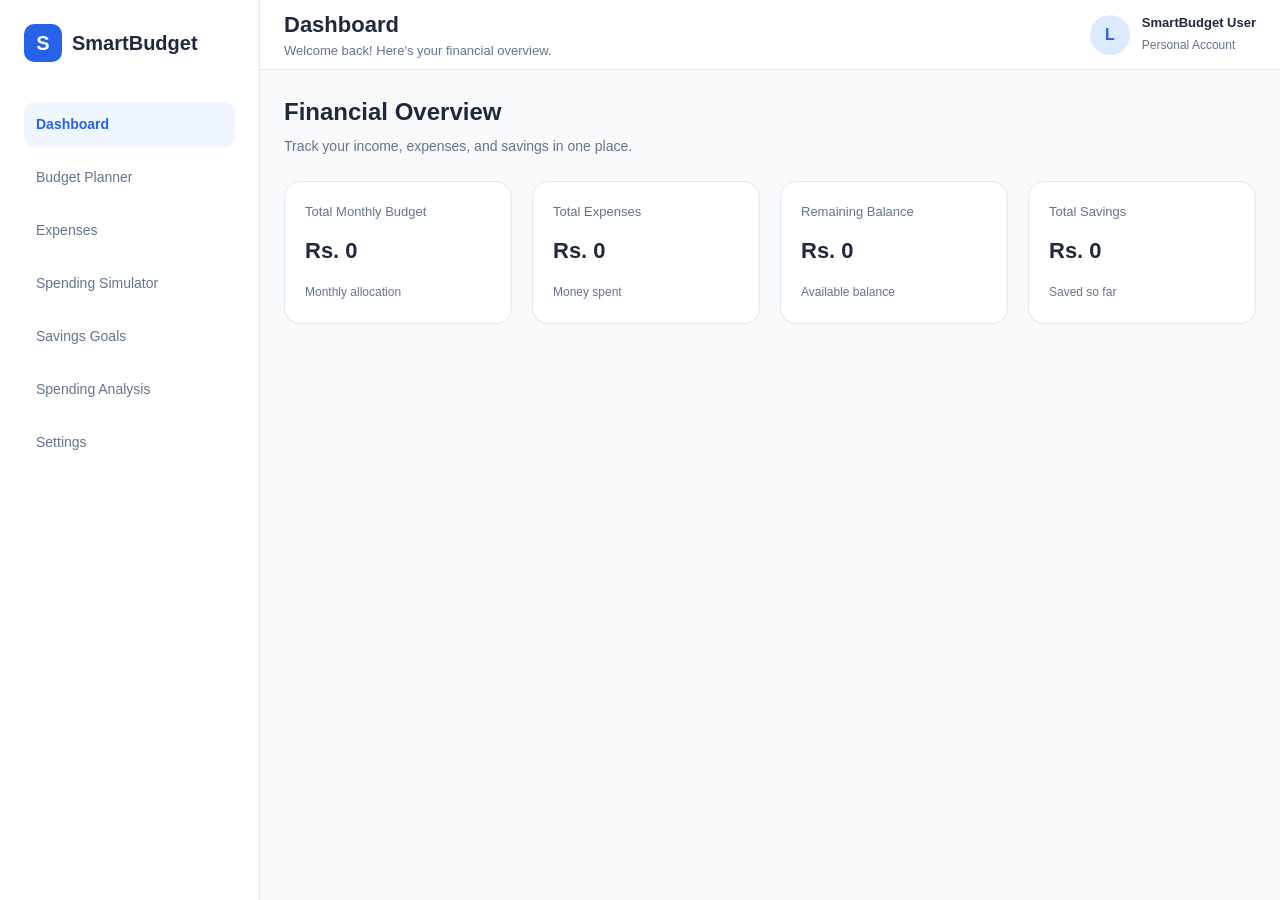
<file: index.html>
<!DOCTYPE html>
<html lang="en">

<head>
    <meta charset="UTF-8">
    <meta name="viewport" content="width=device-width, initial-scale=1.0">

    <title>SmartBudget | Dashboard</title>

    <link rel="stylesheet" href="css/reset.css">
    <link rel="stylesheet" href="css/variables.css">
    <link rel="stylesheet" href="css/layout.css">
    <link rel="stylesheet" href="css/components.css">
    <link rel="stylesheet" href="css/pages.css">
    <link rel="stylesheet" href="css/responsive.css">
</head>

<body>

    <div class="app-container">

        <aside class="sidebar">

            <div class="sidebar-brand">
                <div class="brand-icon">S</div>
                <h2>SmartBudget</h2>
            </div>

            <nav class="sidebar-nav">

                <a href="index.html" class="nav-link active">
                    Dashboard
                </a>

                <a href="pages/budget.html" class="nav-link">
                    Budget Planner
                </a>

                <a href="pages/expenses.html" class="nav-link">
                    Expenses
                </a>

                <a href="pages/simulator.html" class="nav-link">
                    Spending Simulator
                </a>

                <a href="pages/savings.html" class="nav-link">
                    Savings Goals
                </a>

                <a href="pages/analysis.html" class="nav-link">
                    Spending Analysis
                </a>

                <a href="pages/settings.html" class="nav-link">
                    Settings
                </a>

            </nav>

        </aside>

        <div class="main-wrapper">

            <header class="header">

                <div class="header-title">
                    <h1>Dashboard</h1>
                    <p id="welcome-heading">
                        Welcome back! Here's your financial overview.
                    </p>
                </div>

                <div class="header-profile">
                    <div class="profile-avatar">L</div>

                    <div class="profile-info">
                        <h4>SmartBudget User</h4>
                        <span>Personal Account</span>
                    </div>
                </div>

            </header>

            <main class="main-content">

                <section class="dashboard-overview">

                    <div class="welcome-section">
                        <h2>Financial Overview</h2>
                        <p>Track your income, expenses, and savings in one place.</p>
                    </div>

                    <div class="summary-cards">

                        <div class="summary-card">
                            <p>Total Monthly Budget</p>
                            <h2 id="dashboardBudget">Rs. 0</h2>
                            <span>Monthly allocation</span>
                        </div>

                        <div class="summary-card">
                            <p>Total Expenses</p>
                            <h2 id="dashboardExpenses">Rs. 0</h2>
                            <span>Money spent</span>
                        </div>

                        <div class="summary-card">
                            <p>Remaining Balance</p>
                            <h2 id="dashboardBalance">Rs. 0</h2>
                            <span>Available balance</span>
                        </div>

                        <div class="summary-card">
                            <p>Total Savings</p>
                            <h2 id="dashboardSavings">Rs. 0</h2>
                            <span>Saved so far</span>
                        </div>

                    </div>

                </section>

            </main>

        </div>

    </div>

    <script type="module" src="js/app.js"></script>

</body>

</html>
</file>
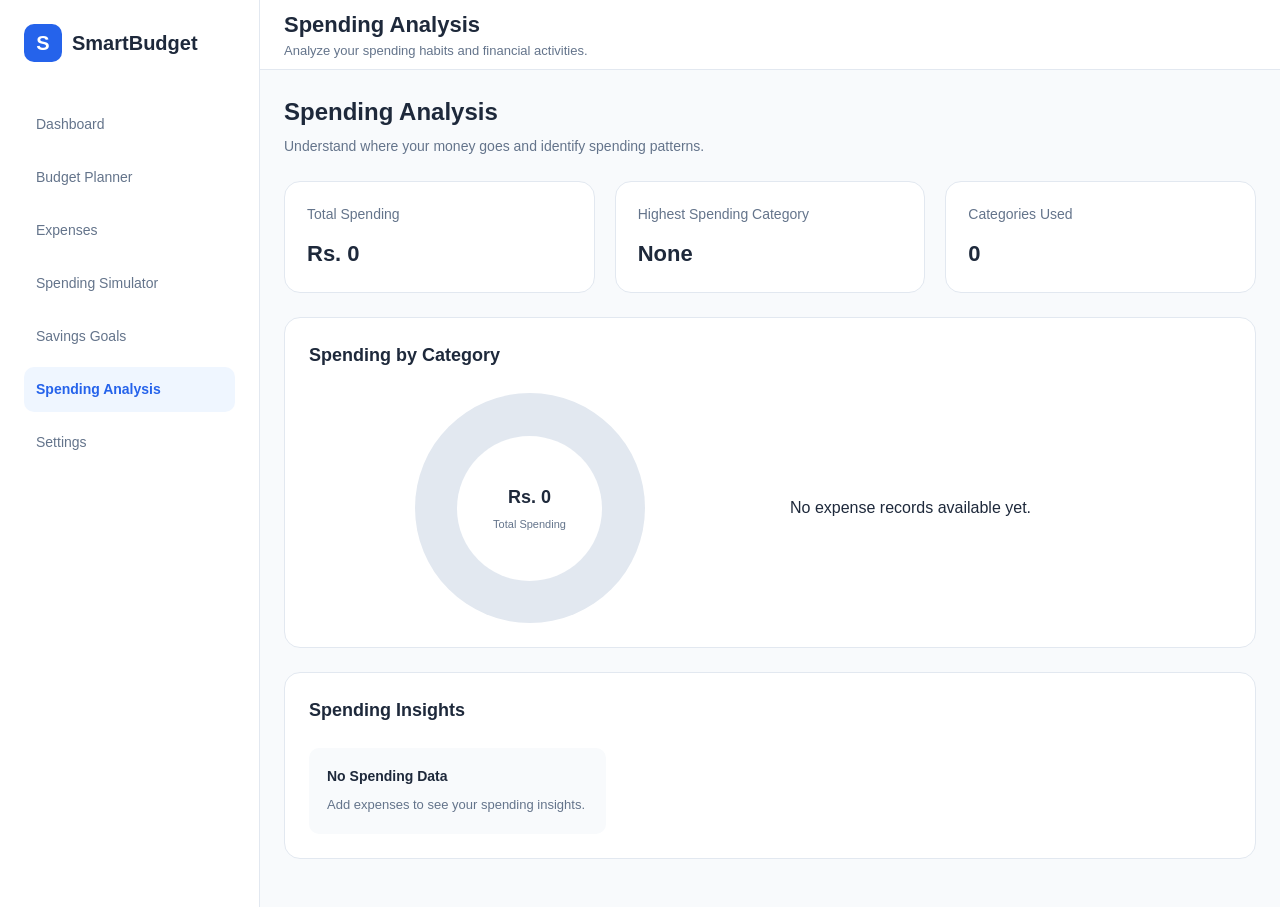
<file: pages/analysis.html>
<!DOCTYPE html>
<html lang="en">

<head>
    <meta charset="UTF-8">
    <meta name="viewport" content="width=device-width, initial-scale=1.0">

    <title>SmartBudget | Spending Analysis</title>

    <link rel="stylesheet" href="../css/reset.css">
    <link rel="stylesheet" href="../css/variables.css">
    <link rel="stylesheet" href="../css/layout.css">
    <link rel="stylesheet" href="../css/components.css">
    <link rel="stylesheet" href="../css/pages.css">
    <link rel="stylesheet" href="../css/responsive.css">
</head>

<body>

    <div class="app-container">

        <aside class="sidebar">

            <div class="sidebar-brand">
                <div class="brand-icon">S</div>
                <h2>SmartBudget</h2>
            </div>

            <nav class="sidebar-nav">
                <a href="../index.html" class="nav-link">Dashboard</a>
                <a href="budget.html" class="nav-link">Budget Planner</a>
                <a href="expenses.html" class="nav-link">Expenses</a>
                <a href="simulator.html" class="nav-link">Spending Simulator</a>
                <a href="savings.html" class="nav-link">Savings Goals</a>
                <a href="analysis.html" class="nav-link active">Spending Analysis</a>
                <a href="settings.html" class="nav-link">Settings</a>
            </nav>

        </aside>

        <div class="main-wrapper">

            <header class="header">
                <div class="header-title">
                    <h1>Spending Analysis</h1>
                    <p>Analyze your spending habits and financial activities.</p>
                </div>
            </header>

            <main class="main-content">

                <section class="page-intro">
                    <h2>Spending Analysis</h2>
                    <p>Understand where your money goes and identify spending patterns.</p>
                </section>

                <!-- Analysis Summary -->
                <section class="analysis-summary">

                    <div class="analysis-card">
                        <p>Total Spending</p>
                        <h3 id="totalSpending">Rs. 0</h3>
                    </div>

                    <div class="analysis-card">
                        <p>Highest Spending Category</p>
                        <h3 id="highestCategory">None</h3>
                    </div>

                    <div class="analysis-card">
                        <p>Categories Used</p>
                        <h3 id="categoriesUsed">0</h3>
                    </div>

                </section>

                <!-- Category Breakdown -->
                <section class="category-breakdown-section">

                    <h3>Spending by Category</h3>

                    <div class="analysis-content">

                        <div class="donut-chart-container">
                            <div class="donut-chart" id="donutChart">
                                <div class="donut-center">
                                    <strong id="chartTotal">Rs. 0</strong>
                                    <span>Total Spending</span>
                                </div>
                            </div>
                        </div>

                        <div class="category-details" id="categoryDetails">
                            <!-- Category details generated by JavaScript -->
                        </div>

                    </div>

                </section>

                <!-- Spending Insights -->
                <section class="spending-insights-section">

                    <h3>Spending Insights</h3>

                    <div class="insight-list" id="insightList">
                        <!-- Insights generated by JavaScript -->
                    </div>

                </section>

            </main>

        </div>

    </div>

    <script type="module" src="../js/pages/analysis.js"></script>

</body>

</html>
</file>
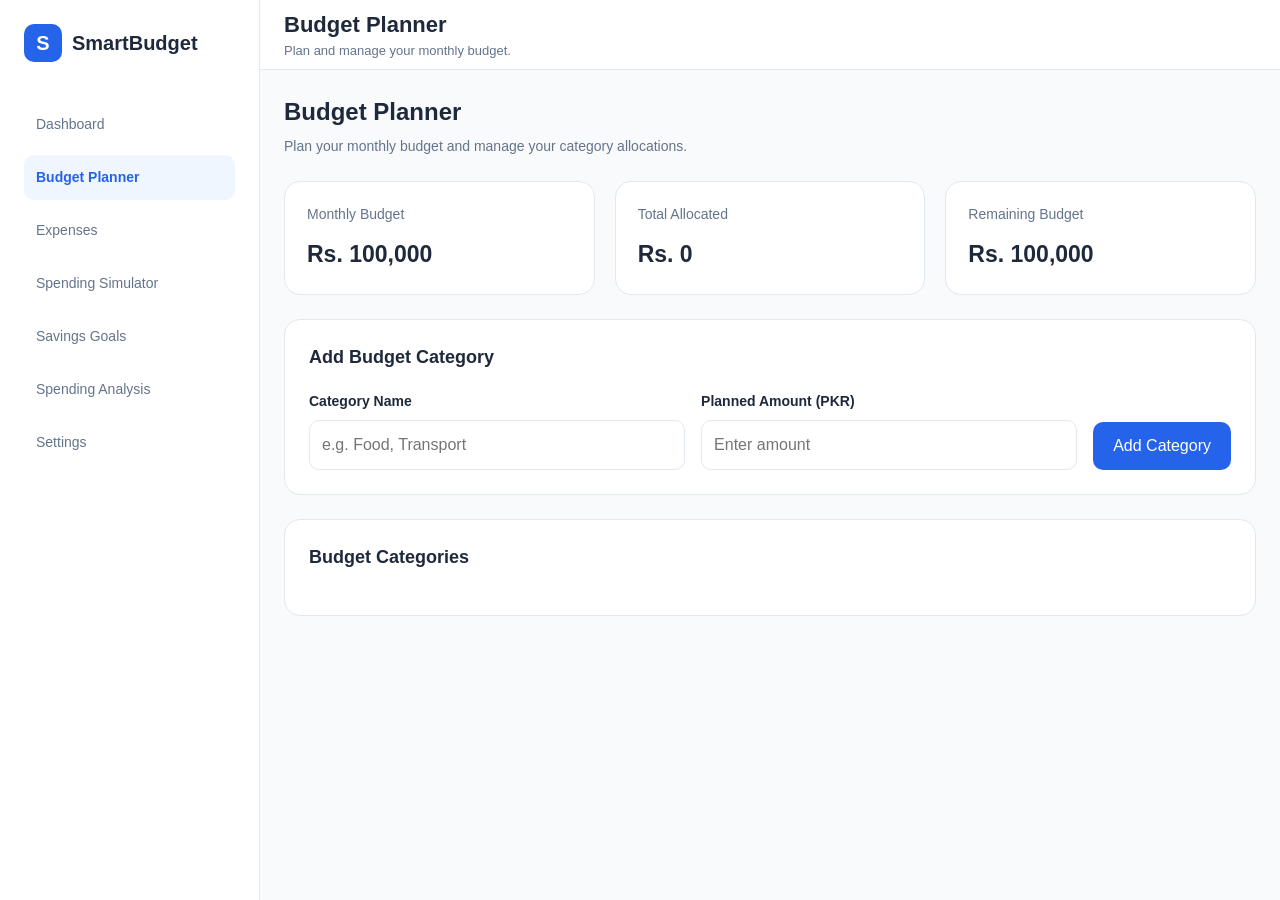
<file: pages/budget.html>
<!DOCTYPE html>
<html lang="en">

<head>
    <meta charset="UTF-8">
    <meta name="viewport" content="width=device-width, initial-scale=1.0">

    <title>SmartBudget | Budget Planner</title>

    <link rel="stylesheet" href="../css/reset.css">
    <link rel="stylesheet" href="../css/variables.css">
    <link rel="stylesheet" href="../css/layout.css">
    <link rel="stylesheet" href="../css/components.css">
    <link rel="stylesheet" href="../css/pages.css">
    <link rel="stylesheet" href="../css/responsive.css">
</head>

<body>

    <div class="app-container">

        <aside class="sidebar">

            <div class="sidebar-brand">
                <div class="brand-icon">S</div>
                <h2>SmartBudget</h2>
            </div>

            <nav class="sidebar-nav">
                <a href="../index.html" class="nav-link">Dashboard</a>
                <a href="budget.html" class="nav-link active">Budget Planner</a>
                <a href="expenses.html" class="nav-link">Expenses</a>
                <a href="simulator.html" class="nav-link">Spending Simulator</a>
                <a href="savings.html" class="nav-link">Savings Goals</a>
                <a href="analysis.html" class="nav-link">Spending Analysis</a>
                <a href="settings.html" class="nav-link">Settings</a>
            </nav>

        </aside>

        <div class="main-wrapper">

            <header class="header">
                <div class="header-title">
                    <h1>Budget Planner</h1>
                    <p>Plan and manage your monthly budget.</p>
                </div>
            </header>

            <main class="main-content">

                <!-- Page Introduction -->
                <section class="page-intro">
                    <h2>Budget Planner</h2>
                    <p>Plan your monthly budget and manage your category allocations.</p>
                </section>

                <!-- Budget Summary -->
                <section class="budget-summary">

                    <div class="budget-card">
                        <p>Monthly Budget</p>
                        <h3 id="monthlyBudget">Rs. 100,000</h3>
                    </div>

                    <div class="budget-card">
                        <p>Total Allocated</p>
                        <h3 id="totalAllocated">Rs. 75,000</h3>
                    </div>

                    <div class="budget-card">
                        <p>Remaining Budget</p>
                        <h3 id="remainingBudget">Rs. 25,000</h3>
                    </div>

                </section>

                <!-- Add Budget Category -->
                <section class="budget-form-section">

                    <h3>Add Budget Category</h3>

                    <form class="budget-form" id="budgetForm">

                        <div class="form-group">
                            <label for="categoryName">Category Name</label>
                            <input type="text" id="categoryName" placeholder="e.g. Food, Transport">
                        </div>

                        <div class="form-group">
                            <label for="categoryAmount">Planned Amount (PKR)</label>
                            <input type="number" id="categoryAmount" placeholder="Enter amount">
                        </div>

                        <button type="submit" class="primary-btn">
                            Add Category
                        </button>

                    </form>

                </section>

                <!-- Budget Categories -->
                <section class="budget-categories">

                    <h3>Budget Categories</h3>

                    <div class="category-list" id="categoryList">

                        <div class="category-item">
                            <div>
                                <h4>Food</h4>
                                <p>Monthly allocation</p>
                            </div>
                            <strong>Rs. 20,000</strong>
                        </div>

                        <div class="category-item">
                            <div>
                                <h4>Transport</h4>
                                <p>Monthly allocation</p>
                            </div>
                            <strong>Rs. 10,000</strong>
                        </div>

                        <div class="category-item">
                            <div>
                                <h4>Shopping</h4>
                                <p>Monthly allocation</p>
                            </div>
                            <strong>Rs. 15,000</strong>
                        </div>

                        <div class="category-item">
                            <div>
                                <h4>Bills</h4>
                                <p>Monthly allocation</p>
                            </div>
                            <strong>Rs. 30,000</strong>
                        </div>

                    </div>

                </section>

            </main>

        </div>

    </div>
    <script type="module" src="../js/pages/budget.js"></script>
</body>

</html>
</file>
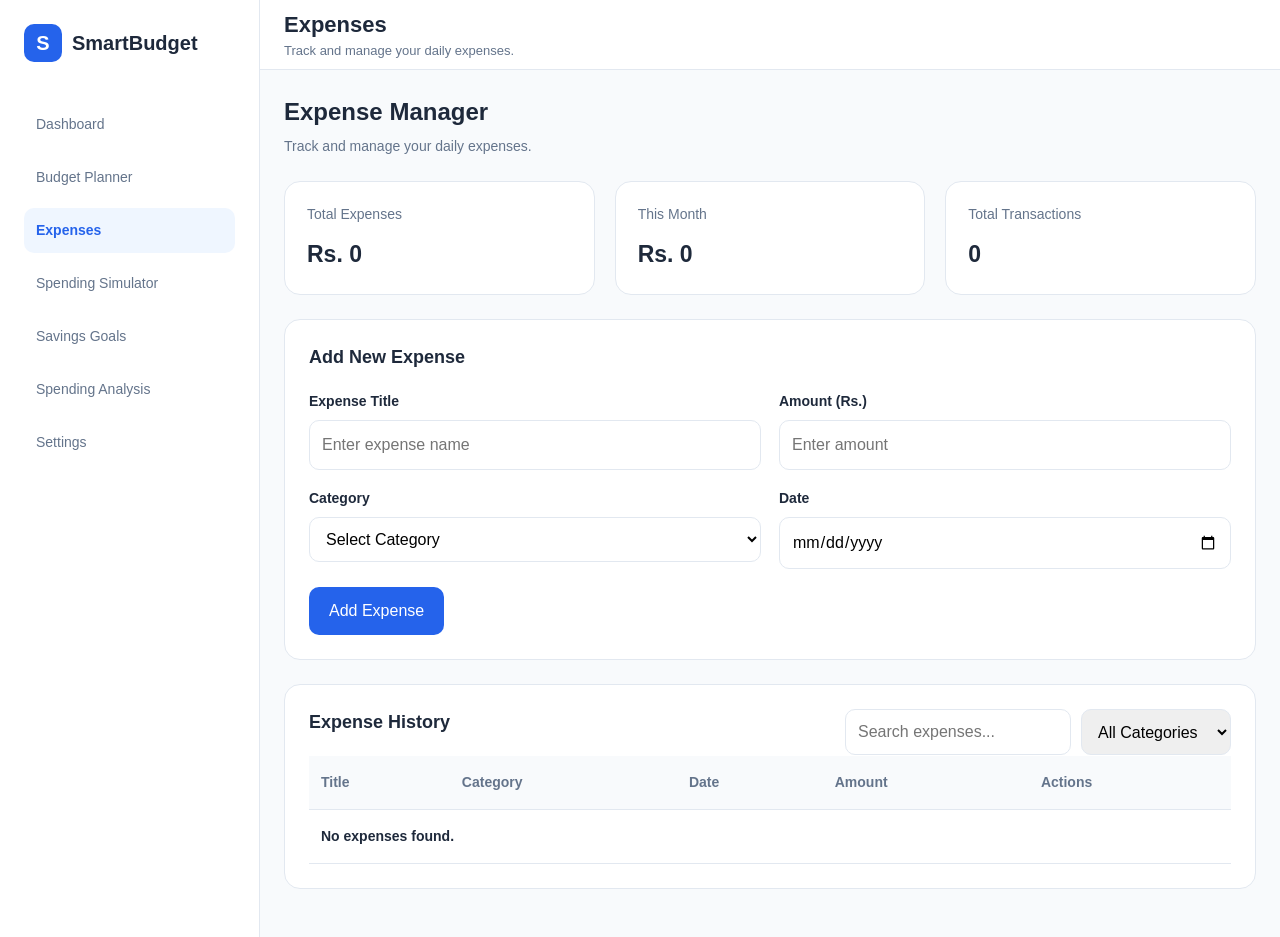
<file: pages/expenses.html>
<!DOCTYPE html>
<html lang="en">

<head>
    <meta charset="UTF-8">
    <meta name="viewport" content="width=device-width, initial-scale=1.0">

    <title>SmartBudget | Expenses</title>

    <link rel="stylesheet" href="../css/reset.css">
    <link rel="stylesheet" href="../css/variables.css">
    <link rel="stylesheet" href="../css/layout.css">
    <link rel="stylesheet" href="../css/components.css">
    <link rel="stylesheet" href="../css/pages.css">
    <link rel="stylesheet" href="../css/responsive.css">
</head>

<body>

    <div class="app-container">

        <!-- SIDEBAR -->
        <aside class="sidebar">

            <div class="sidebar-brand">
                <div class="brand-icon">S</div>
                <h2>SmartBudget</h2>
            </div>

            <nav class="sidebar-nav">
                <a href="../index.html" class="nav-link">Dashboard</a>
                <a href="budget.html" class="nav-link">Budget Planner</a>
                <a href="expenses.html" class="nav-link active">Expenses</a>
                <a href="simulator.html" class="nav-link">Spending Simulator</a>
                <a href="savings.html" class="nav-link">Savings Goals</a>
                <a href="analysis.html" class="nav-link">Spending Analysis</a>
                <a href="settings.html" class="nav-link">Settings</a>
            </nav>

        </aside>

        <!-- MAIN WRAPPER -->
        <div class="main-wrapper">

            <!-- HEADER -->
            <header class="header">
                <div class="header-title">
                    <h1>Expenses</h1>
                    <p>Track and manage your daily expenses.</p>
                </div>
            </header>

            <!-- MAIN CONTENT -->
            <main class="main-content">

                <!-- PAGE INTRODUCTION -->
                <section class="page-intro">
                    <h2>Expense Manager</h2>
                    <p>Track and manage your daily expenses.</p>
                </section>

                <!-- EXPENSE SUMMARY -->
                <section class="expense-summary">

                    <div class="expense-card">
                        <p>Total Expenses</p>
                        <h3 id="totalExpenses">Rs. 0</h3>
                    </div>

                    <div class="expense-card">
                        <p>This Month</p>
                        <h3 id="monthlyExpenses">Rs. 0</h3>
                    </div>

                    <div class="expense-card">
                        <p>Total Transactions</p>
                        <h3 id="transactionCount">0</h3>
                    </div>

                </section>

                <!-- ADD EXPENSE FORM -->
                <section class="expense-form-section">

                    <h3>Add New Expense</h3>

                    <form class="expense-form" id="expenseForm">

                        <div class="form-group">
                            <label for="expenseTitle">Expense Title</label>
                            <input
                                type="text"
                                id="expenseTitle"
                                placeholder="Enter expense name"
                                required
                            >
                        </div>

                        <div class="form-group">
                            <label for="expenseAmount">Amount (Rs.)</label>
                            <input
                                type="number"
                                id="expenseAmount"
                                placeholder="Enter amount"
                                min="1"
                                step="0.01"
                                required
                            >
                        </div>

                        <div class="form-group">
                            <label for="expenseCategory">Category</label>
                            <select id="expenseCategory" required>
                                <option value="">Select Category</option>
                                <option value="Food">Food</option>
                                <option value="Transport">Transport</option>
                                <option value="Shopping">Shopping</option>
                                <option value="Bills">Bills</option>
                                <option value="Education">Education</option>
                                <option value="Other">Other</option>
                            </select>
                        </div>

                        <div class="form-group">
                            <label for="expenseDate">Date</label>
                            <input
                                type="date"
                                id="expenseDate"
                                required
                            >
                        </div>

                        <button type="submit" class="primary-btn">
                            Add Expense
                        </button>

                    </form>

                </section>

                <!-- EXPENSE HISTORY -->
                <section class="expense-list-section">

                    <div class="expense-list-header">

                        <h3>Expense History</h3>

                        <div class="expense-filters">

                            <input
                                type="search"
                                id="expenseSearch"
                                placeholder="Search expenses..."
                            >

                            <select id="categoryFilter">
                                <option value="">All Categories</option>
                                <option value="Food">Food</option>
                                <option value="Transport">Transport</option>
                                <option value="Shopping">Shopping</option>
                                <option value="Bills">Bills</option>
                                <option value="Education">Education</option>
                                <option value="Other">Other</option>
                            </select>

                        </div>

                    </div>

                    <!-- EXPENSE TABLE -->
                    <div class="expense-table-wrapper">

                        <table class="expense-table">

                            <thead>
                                <tr>
                                    <th>Title</th>
                                    <th>Category</th>
                                    <th>Date</th>
                                    <th>Amount</th>
                                    <th>Actions</th>
                                </tr>
                            </thead>

                            <tbody id="expenseTableBody">
                                <!-- Expenses will be displayed by JavaScript -->
                            </tbody>

                        </table>

                    </div>

                </section>

            </main>

        </div>

    </div>

    <!-- EXPENSE JAVASCRIPT -->
    <script type="module" src="../js/pages/expenses.js"></script>

</body>
</html>
</file>
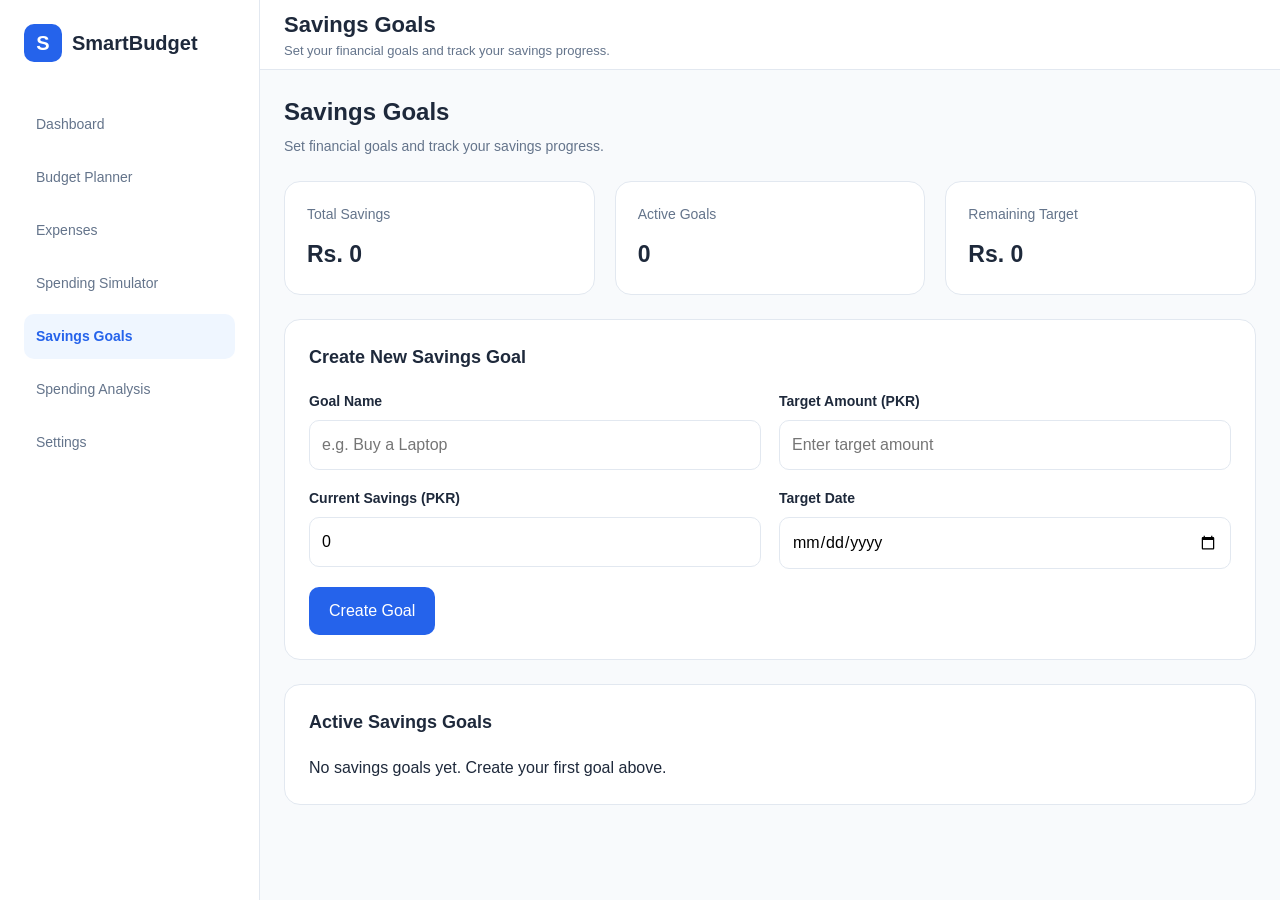
<file: pages/savings.html>
<!DOCTYPE html>
<html lang="en">

<head>
    <meta charset="UTF-8">
    <meta name="viewport" content="width=device-width, initial-scale=1.0">

    <title>SmartBudget | Savings Goals</title>

    <link rel="stylesheet" href="../css/reset.css">
    <link rel="stylesheet" href="../css/variables.css">
    <link rel="stylesheet" href="../css/layout.css">
    <link rel="stylesheet" href="../css/components.css">
    <link rel="stylesheet" href="../css/pages.css">
    <link rel="stylesheet" href="../css/responsive.css">
</head>

<body>

    <div class="app-container">

        <aside class="sidebar">

            <div class="sidebar-brand">
                <div class="brand-icon">S</div>
                <h2>SmartBudget</h2>
            </div>

            <nav class="sidebar-nav">
                <a href="../index.html" class="nav-link">Dashboard</a>
                <a href="budget.html" class="nav-link">Budget Planner</a>
                <a href="expenses.html" class="nav-link">Expenses</a>
                <a href="simulator.html" class="nav-link">Spending Simulator</a>
                <a href="savings.html" class="nav-link active">Savings Goals</a>
                <a href="analysis.html" class="nav-link">Spending Analysis</a>
                <a href="settings.html" class="nav-link">Settings</a>
            </nav>

        </aside>

        <div class="main-wrapper">

            <header class="header">
                <div class="header-title">
                    <h1>Savings Goals</h1>
                    <p>Set your financial goals and track your savings progress.</p>
                </div>
            </header>

            <main class="main-content">

                <section class="page-intro">
                    <h2>Savings Goals</h2>
                    <p>Set financial goals and track your savings progress.</p>
                </section>

                <!-- Savings Overview -->
                <section class="savings-summary">

                    <div class="savings-card">
                        <p>Total Savings</p>
                        <h3 id="totalSavings">Rs. 0</h3>
                    </div>

                    <div class="savings-card">
                        <p>Active Goals</p>
                        <h3 id="activeGoals">0</h3>
                    </div>

                    <div class="savings-card">
                        <p>Remaining Target</p>
                        <h3 id="remainingTarget">Rs. 0</h3>
                    </div>

                </section>

                <!-- Create Savings Goal -->
                <section class="savings-form-section">

                    <h3>Create New Savings Goal</h3>

                    <form class="savings-form" id="savingsForm">

                        <div class="form-group">
                            <label for="goalName">Goal Name</label>
                            <input type="text" id="goalName" placeholder="e.g. Buy a Laptop" required>
                        </div>

                        <div class="form-group">
                            <label for="targetAmount">Target Amount (PKR)</label>
                            <input type="number" id="targetAmount" placeholder="Enter target amount" min="1" step="0.01"
                                required>
                        </div>

                        <div class="form-group">
                            <label for="currentSavings">Current Savings (PKR)</label>
                            <input type="number" id="currentSavings" placeholder="Enter current savings" min="0"
                                step="0.01" value="0" required>
                        </div>

                        <div class="form-group">
                            <label for="goalDeadline">Target Date</label>
                            <input type="date" id="goalDeadline" required>
                        </div>

                        <button type="submit" class="primary-btn">
                            Create Goal
                        </button>

                    </form>

                </section>

                <!-- Active Savings Goals -->
                <section class="active-goals-section">

                    <h3>Active Savings Goals</h3>

                    <div class="goal-list" id="goalList">
                        <!-- Goals will be displayed here using JavaScript -->
                    </div>

                </section>

            </main>

        </div>

    </div>

    <script type="module" src="../js/pages/savings.js"></script>

</body>

</html>
</file>
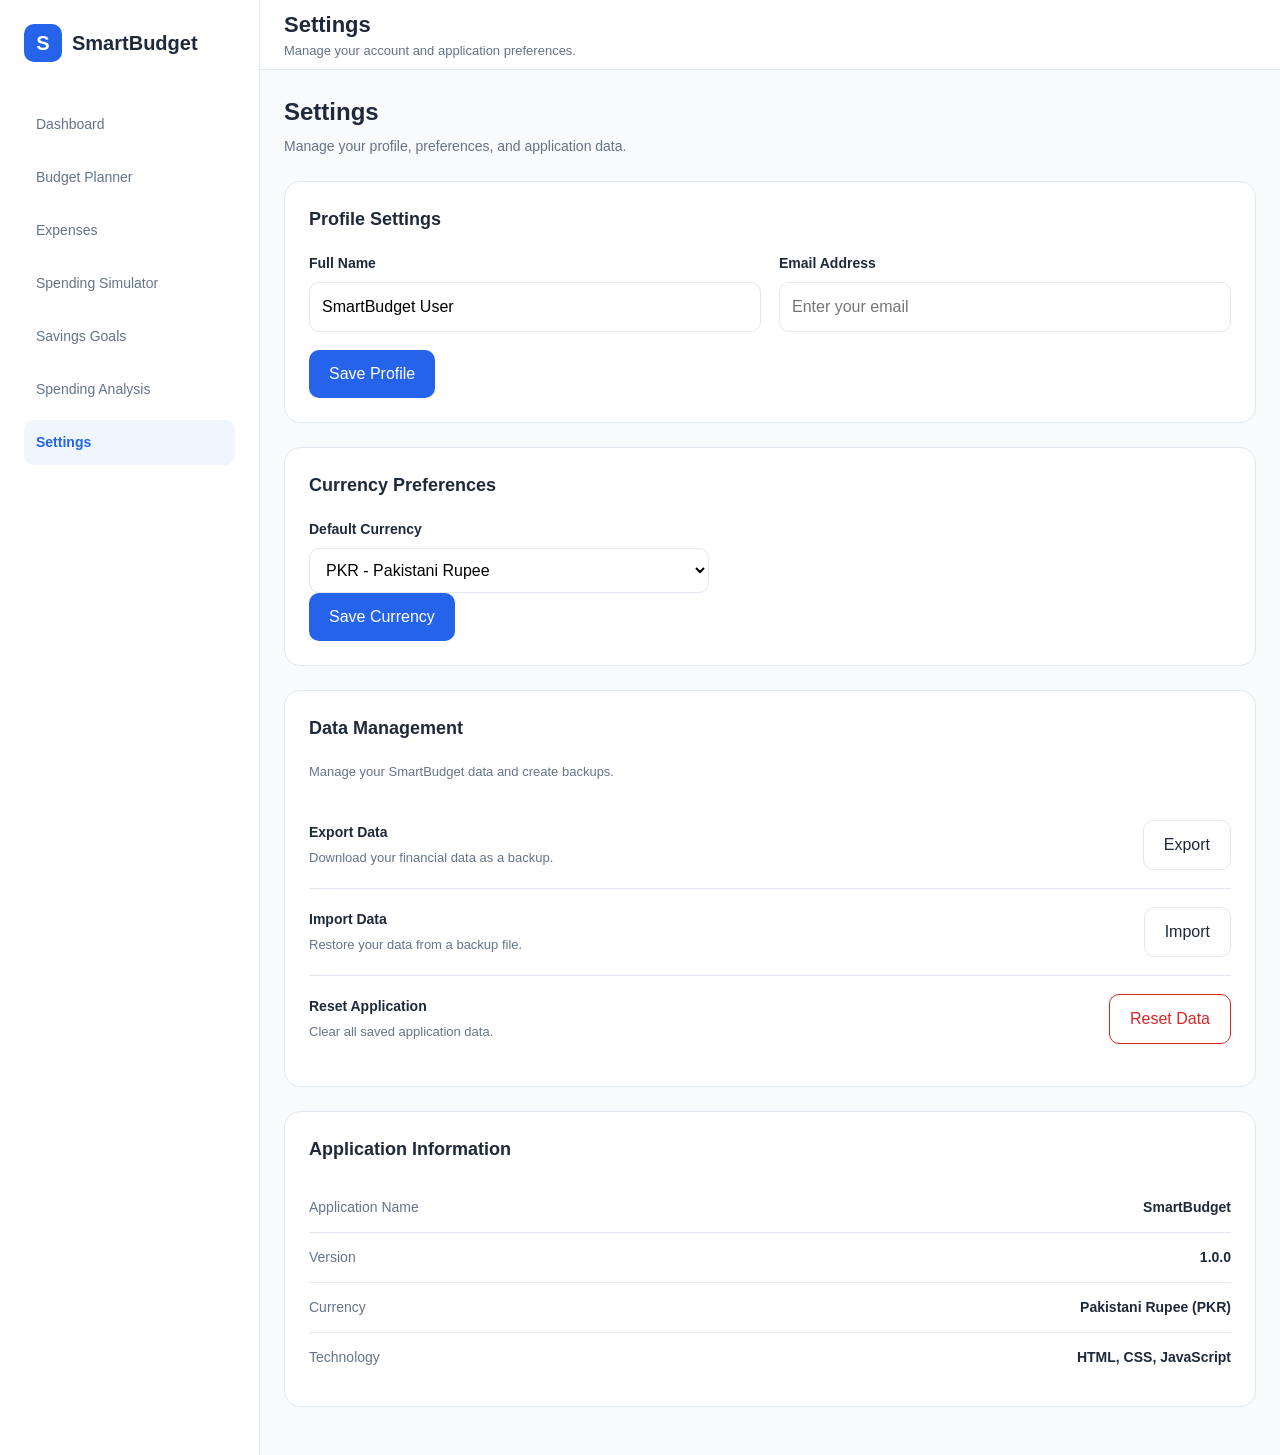
<file: pages/settings.html>
<!DOCTYPE html>
<html lang="en">

<head>
    <meta charset="UTF-8">
    <meta name="viewport" content="width=device-width, initial-scale=1.0">

    <title>SmartBudget | Settings</title>

    <link rel="stylesheet" href="../css/reset.css">
    <link rel="stylesheet" href="../css/variables.css">
    <link rel="stylesheet" href="../css/layout.css">
    <link rel="stylesheet" href="../css/components.css">
    <link rel="stylesheet" href="../css/pages.css">
    <link rel="stylesheet" href="../css/responsive.css">
</head>

<body>

    <div class="app-container">

        <aside class="sidebar">

            <div class="sidebar-brand">
                <div class="brand-icon">S</div>
                <h2>SmartBudget</h2>
            </div>

            <nav class="sidebar-nav">
                <a href="../index.html" class="nav-link">Dashboard</a>
                <a href="budget.html" class="nav-link">Budget Planner</a>
                <a href="expenses.html" class="nav-link">Expenses</a>
                <a href="simulator.html" class="nav-link">Spending Simulator</a>
                <a href="savings.html" class="nav-link">Savings Goals</a>
                <a href="analysis.html" class="nav-link">Spending Analysis</a>
                <a href="settings.html" class="nav-link active">Settings</a>
            </nav>

        </aside>

        <div class="main-wrapper">

            <header class="header">
                <div class="header-title">
                    <h1>Settings</h1>
                    <p>Manage your account and application preferences.</p>
                </div>
            </header>

            <main class="main-content">

                <section class="page-intro">
                    <h2>Settings</h2>
                    <p>Manage your profile, preferences, and application data.</p>
                </section>

                <!-- Profile Settings -->
                <section class="settings-section">
                    <h3>Profile Settings</h3>

                    <div class="settings-form">
                        <div class="form-group">
                            <label for="userName">Full Name</label>
                            <input type="text" id="userName" value="SmartBudget User">
                        </div>

                        <div class="form-group">
                            <label for="userEmail">Email Address</label>
                            <input type="email" id="userEmail" placeholder="Enter your email">
                        </div>

                        <button type="button" class="primary-btn" id="saveProfileBtn">
                            Save Profile
                        </button>
                    </div>
                </section>

                <!-- Currency Preferences -->
                <section class="settings-section">
                    <h3>Currency Preferences</h3>

                    <div class="form-group">
                        <label for="currency">Default Currency</label>
                        <select id="currency">
                            <option value="PKR" selected>PKR - Pakistani Rupee</option>
                            <option value="USD">USD - US Dollar</option>
                            <option value="EUR">EUR - Euro</option>
                            <option value="GBP">GBP - British Pound</option>
                        </select>
                    </div>

                    <button type="button" class="primary-btn" id="saveCurrencyBtn">
                        Save Currency
                    </button>
                </section>

                <!-- Data Management -->
                <section class="settings-section">
                    <h3>Data Management</h3>

                    <p class="settings-description">
                        Manage your SmartBudget data and create backups.
                    </p>

                    <div class="settings-actions">

                        <div class="settings-action-item">
                            <div>
                                <h4>Export Data</h4>
                                <p>Download your financial data as a backup.</p>
                            </div>
                            <button type="button" class="secondary-btn" id="exportDataBtn">
                                Export
                            </button>
                        </div>

                        <div class="settings-action-item">
                            <div>
                                <h4>Import Data</h4>
                                <p>Restore your data from a backup file.</p>
                            </div>
                            <button type="button" class="secondary-btn" id="importDataBtn">
                                Import
                            </button>

                            <input
                                type="file"
                                id="importFile"
                                accept=".json,application/json"
                                hidden
                            >
                        </div>

                        <div class="settings-action-item">
                            <div>
                                <h4>Reset Application</h4>
                                <p>Clear all saved application data.</p>
                            </div>
                            <button type="button" class="danger-btn" id="resetDataBtn">
                                Reset Data
                            </button>
                        </div>

                    </div>
                </section>

                <!-- Application Information -->
                <section class="settings-section">
                    <h3>Application Information</h3>

                    <div class="app-information">
                        <div>
                            <span>Application Name</span>
                            <strong>SmartBudget</strong>
                        </div>

                        <div>
                            <span>Version</span>
                            <strong>1.0.0</strong>
                        </div>

                        <div>
                            <span>Currency</span>
                            <strong id="currentCurrency">Pakistani Rupee (PKR)</strong>
                        </div>

                        <div>
                            <span>Technology</span>
                            <strong>HTML, CSS, JavaScript</strong>
                        </div>
                    </div>
                </section>

            </main>

        </div>

    </div>

    <script type="module" src="../js/pages/settings.js"></script>

</body>

</html>
</file>
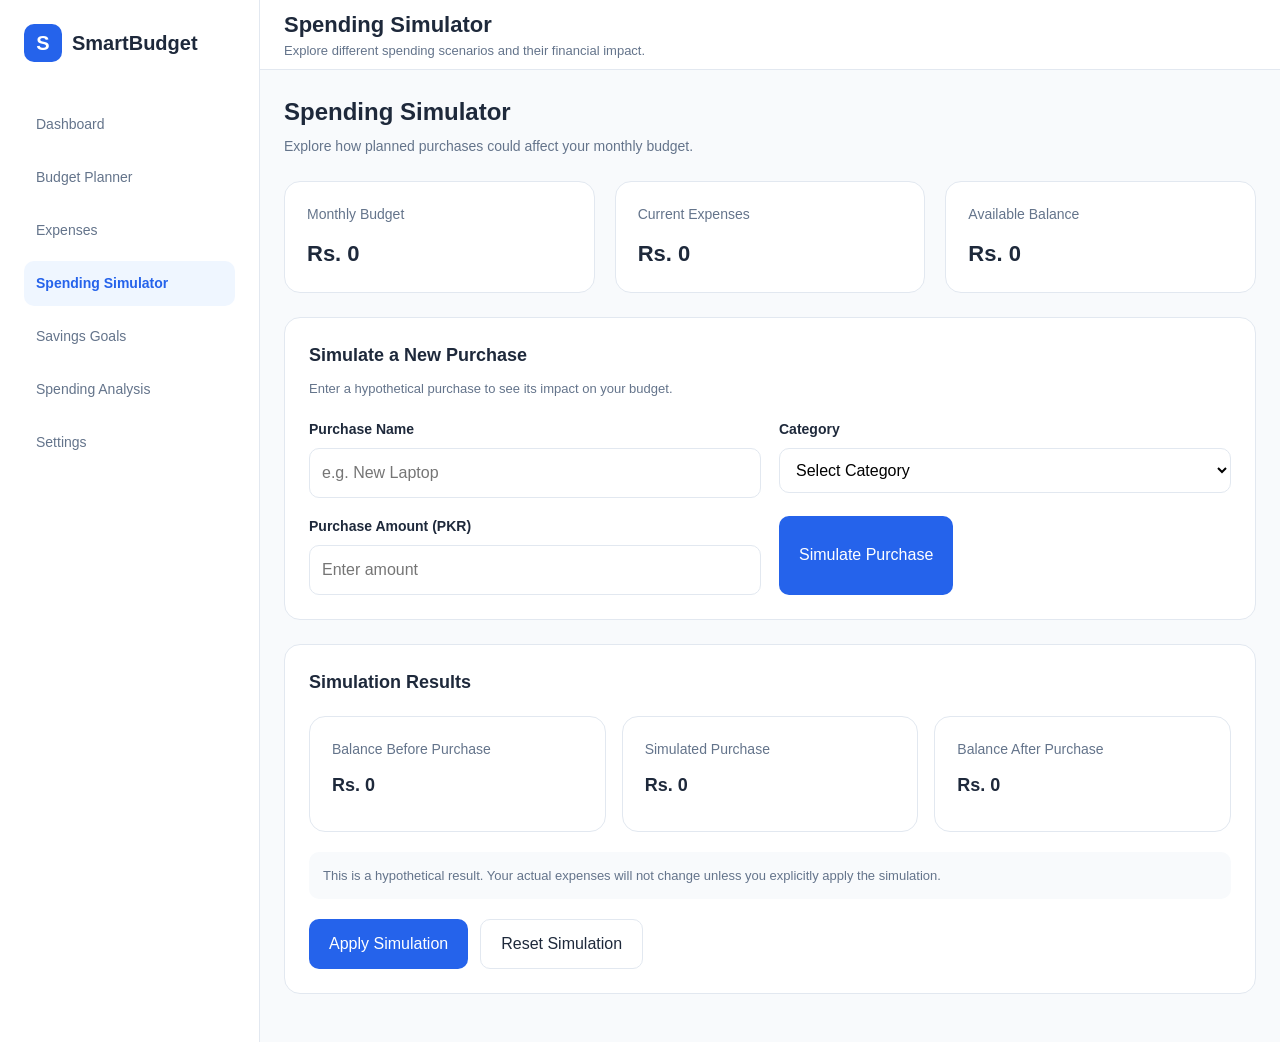
<file: pages/simulator.html>
<!DOCTYPE html>
<html lang="en">

<head>
    <meta charset="UTF-8">
    <meta name="viewport" content="width=device-width, initial-scale=1.0">

    <title>SmartBudget | Spending Simulator</title>

    <link rel="stylesheet" href="../css/reset.css">
    <link rel="stylesheet" href="../css/variables.css">
    <link rel="stylesheet" href="../css/layout.css">
    <link rel="stylesheet" href="../css/components.css">
    <link rel="stylesheet" href="../css/pages.css">
    <link rel="stylesheet" href="../css/responsive.css">
</head>

<body>

    <div class="app-container">

        <aside class="sidebar">
            <div class="sidebar-brand">
                <div class="brand-icon">S</div>
                <h2>SmartBudget</h2>
            </div>

            <nav class="sidebar-nav">
                <a href="../index.html" class="nav-link">Dashboard</a>
                <a href="budget.html" class="nav-link">Budget Planner</a>
                <a href="expenses.html" class="nav-link">Expenses</a>
                <a href="simulator.html" class="nav-link active">Spending Simulator</a>
                <a href="savings.html" class="nav-link">Savings Goals</a>
                <a href="analysis.html" class="nav-link">Spending Analysis</a>
                <a href="settings.html" class="nav-link">Settings</a>
            </nav>
        </aside>

        <div class="main-wrapper">

            <header class="header">
                <div class="header-title">
                    <h1>Spending Simulator</h1>
                    <p>Explore different spending scenarios and their financial impact.</p>
                </div>
            </header>

            <main class="main-content">

                <section class="page-intro">
                    <h2>Spending Simulator</h2>
                    <p>Explore how planned purchases could affect your monthly budget.</p>
                </section>

                <section class="simulator-summary">
                    <div class="simulator-card">
                        <p>Monthly Budget</p>
                        <h3 id="simulatorBudget">Rs. 0</h3>
                    </div>

                    <div class="simulator-card">
                        <p>Current Expenses</p>
                        <h3 id="simulatorExpenses">Rs. 0</h3>
                    </div>

                    <div class="simulator-card">
                        <p>Available Balance</p>
                        <h3 id="simulatorBalance">Rs. 0</h3>
                    </div>
                </section>

                <section class="simulator-form-section">
                    <h3>Simulate a New Purchase</h3>
                    <p class="section-description">
                        Enter a hypothetical purchase to see its impact on your budget.
                    </p>

                    <form class="simulator-form" id="simulatorForm">

                        <div class="form-group">
                            <label for="purchaseName">Purchase Name</label>
                            <input type="text" id="purchaseName" placeholder="e.g. New Laptop" required>
                        </div>

                        <div class="form-group">
                            <label for="purchaseCategory">Category</label>
                            <select id="purchaseCategory" required>
                                <option value="">Select Category</option>
                                <option>Food</option>
                                <option>Transport</option>
                                <option>Shopping</option>
                                <option>Bills</option>
                                <option>Education</option>
                                <option>Other</option>
                            </select>
                        </div>

                        <div class="form-group">
                            <label for="purchaseAmount">Purchase Amount (PKR)</label>
                            <input type="number" id="purchaseAmount" placeholder="Enter amount" min="1" step="0.01"
                                required>
                        </div>

                        <button type="submit" class="primary-btn">
                            Simulate Purchase
                        </button>

                    </form>
                </section>

                <section class="simulation-results">
                    <h3>Simulation Results</h3>

                    <div class="simulation-comparison">

                        <div class="comparison-card">
                            <p>Balance Before Purchase</p>
                            <h3 id="balanceBefore">Rs. 0</h3>
                        </div>

                        <div class="comparison-card">
                            <p>Simulated Purchase</p>
                            <h3 id="simulatedAmount">Rs. 0</h3>
                        </div>

                        <div class="comparison-card">
                            <p>Balance After Purchase</p>
                            <h3 id="balanceAfter">Rs. 0</h3>
                        </div>

                    </div>

                    <p class="simulation-note" id="simulationMessage">
                        This is a hypothetical result. Your actual expenses will not change
                        unless you explicitly apply the simulation.
                    </p>

                    <div class="simulation-actions">

                        <button type="button" class="primary-btn" id="applySimulation">
                            Apply Simulation
                        </button>

                        <button type="button" class="secondary-btn" id="resetSimulation">
                            Reset Simulation
                        </button>

                    </div>
                </section>

            </main>

        </div>

    </div>

    <script type="module" src="../js/pages/simulator.js"></script>

</body>

</html>
</file>
<file: css/variables.css>
:root {
    /* Primary Colors */
    --primary-color: #2563eb;
    --primary-hover: #1d4ed8;

    /* Background Colors */
    --background-color: #f8fafc;
    --surface-color: #ffffff;

    /* Text Colors */
    --text-primary: #1e293b;
    --text-secondary: #64748b;

    /* Status Colors */
    --success-color: #16a34a;
    --danger-color: #dc2626;
    --warning-color: #f59e0b;

    /* Borders */
    --border-color: #e2e8f0;

    /* Spacing */
    --spacing-sm: 8px;
    --spacing-md: 16px;
    --spacing-lg: 24px;

    /* Border Radius */
    --radius-sm: 6px;
    --radius-md: 10px;
    --radius-lg: 16px;

    /* Typography */
    --font-family: Arial, sans-serif;
}
</file>
<file: css/layout.css>
/* Main application layout */

.app-container {
    display: grid;
    grid-template-columns: 260px 1fr;
    min-height: 100vh;
}

/* Main content wrapper */

.main-wrapper {
    min-width: 0;
    display: flex;
    flex-direction: column;
}

/* Header */

.header {
    height: 70px;
    background-color: var(--surface-color);
    border-bottom: 1px solid var(--border-color);
}

/* Main content */

.main-content {
    flex: 1;
    padding: var(--spacing-lg);
}
</file>
<file: css/components.css>
/* Sidebar */

.sidebar {
    background-color: var(--surface-color);
    border-right: 1px solid var(--border-color);
    padding: var(--spacing-lg);
    min-height: 100vh;
}

/* Header */

.header {
    display: flex;
    align-items: center;
    justify-content: space-between;
    padding: 0 var(--spacing-lg);
}

/* Main content */

.main-content {
    background-color: var(--background-color);
}

/* Sidebar branding */

.sidebar-brand {
    display: flex;
    align-items: center;
    gap: 10px;
    margin-bottom: 40px;
}

.brand-icon {
    width: 38px;
    height: 38px;
    background-color: var(--primary-color);
    color: white;
    display: flex;
    align-items: center;
    justify-content: center;
    border-radius: var(--radius-md);
    font-weight: bold;
    font-size: 20px;
}

.sidebar-brand h2 {
    font-size: 20px;
    color: var(--text-primary);
}

/* Navigation */

.sidebar-nav {
    display: flex;
    flex-direction: column;
    gap: 8px;
}

.nav-link {
    padding: 12px;
    border-radius: var(--radius-md);
    color: var(--text-secondary);
    font-size: 14px;
    transition: 0.2s;
}

.nav-link:hover {
    background-color: var(--background-color);
    color: var(--primary-color);
}

.nav-link.active {
    background-color: #eff6ff;
    color: var(--primary-color);
    font-weight: bold;
}

/* Header title */

.header-title h1 {
    font-size: 22px;
    color: var(--text-primary);
}

.header-title p {
    font-size: 13px;
    color: var(--text-secondary);
}

/* Header profile */

.header-profile {
    display: flex;
    align-items: center;
    gap: 12px;
}

.profile-avatar {
    width: 40px;
    height: 40px;
    background-color: #dbeafe;
    color: var(--primary-color);
    border-radius: 50%;
    display: flex;
    align-items: center;
    justify-content: center;
    font-weight: bold;
}

.profile-info h4 {
    font-size: 13px;
    color: var(--text-primary);
}

.profile-info span {
    font-size: 12px;
    color: var(--text-secondary);
}


/* ==========================================
   SMARTBUDGET - SHARED ACTION MODALS
========================================== */

.sb-modal-overlay {
    position: fixed;
    inset: 0;
    background: rgba(15, 23, 42, 0.5);
    display: flex;
    align-items: center;
    justify-content: center;
    padding: 20px;
    z-index: 9999;
}

.sb-modal {
    background: var(--surface-color, #ffffff);
    width: 100%;
    max-width: 440px;
    padding: 28px;
    border-radius: 16px;
    border: 1px solid var(--border-color, #e2e8f0);
    box-shadow: 0 20px 50px rgba(0, 0, 0, 0.18);
    animation: sbModalShow 0.2s ease;
}

@keyframes sbModalShow {
    from {
        opacity: 0;
        transform: translateY(10px);
    }
    to {
        opacity: 1;
        transform: translateY(0);
    }
}

.sb-modal-header {
    display: flex;
    justify-content: space-between;
    align-items: center;
    margin-bottom: 22px;
}

.sb-modal-header h2,
.sb-modal h2 {
    color: var(--text-color, #1e293b);
    font-size: 21px;
}

.sb-modal-close {
    border: none;
    background: transparent;
    font-size: 28px;
    cursor: pointer;
    color: #64748b;
}

.sb-modal-fields {
    display: grid;
    gap: 16px;
}

.sb-modal-field {
    display: flex;
    flex-direction: column;
    gap: 7px;
}

.sb-modal-field label {
    font-weight: 600;
    font-size: 14px;
}

.sb-modal-field input,
.sb-modal-field select {
    width: 100%;
    padding: 12px;
    border: 1px solid var(--border-color, #dbe3ef);
    border-radius: 9px;
    font: inherit;
    background: white;
    color: #1e293b;
}

.sb-modal-field input:focus,
.sb-modal-field select:focus {
    outline: none;
    border-color: #2563eb;
    box-shadow: 0 0 0 3px rgba(37, 99, 235, 0.12);
}

.sb-modal-actions {
    display: flex;
    justify-content: flex-end;
    gap: 10px;
    margin-top: 24px;
}

.sb-btn {
    border: none;
    border-radius: 9px;
    padding: 11px 17px;
    font-weight: 600;
    cursor: pointer;
    transition: 0.2s ease;
}

.sb-btn-cancel {
    background: #f1f5f9;
    color: #334155;
}

.sb-btn-cancel:hover {
    background: #e2e8f0;
}

.sb-btn-primary {
    background: #2563eb;
    color: white;
}

.sb-btn-primary:hover {
    background: #1d4ed8;
}

.sb-btn-danger {
    background: #dc2626;
    color: white;
}

.sb-btn-danger:hover {
    background: #b91c1c;
}

.sb-delete-icon {
    width: 48px;
    height: 48px;
    display: grid;
    place-items: center;
    border-radius: 50%;
    background: #fee2e2;
    color: #dc2626;
    font-size: 25px;
    font-weight: bold;
    margin-bottom: 18px;
}

.sb-delete-message {
    color: #64748b;
    line-height: 1.6;
    margin-top: 12px;
}

@media (max-width: 480px) {
    .sb-modal {
        padding: 22px;
    }

    .sb-modal-actions {
        flex-direction: column-reverse;
    }

    .sb-modal-actions button {
        width: 100%;
    }
}


/* ==========================================
   SHARED EDIT AND DELETE BUTTONS
========================================== */

.edit-category-btn,
.delete-category-btn {
    display: inline-flex;
    align-items: center;
    justify-content: center;
    gap: 6px;
    padding: 8px 12px;
    border: none;
    border-radius: 7px;
    font-size: 13px;
    font-weight: 600;
    cursor: pointer;
    transition: 0.2s ease;
    margin-left: 5px;
}

.edit-category-btn {
    background: #eff6ff;
    color: #2563eb;
}

.edit-category-btn:hover {
    background: #dbeafe;
}

.delete-category-btn {
    background: #fef2f2;
    color: #dc2626;
}

.delete-category-btn:hover {
    background: #fee2e2;
}

.expense-actions {
    white-space: nowrap;
}

@media (max-width: 600px) {
    .edit-category-btn,
    .delete-category-btn {
        padding: 7px 9px;
        font-size: 12px;
    }
}
</file>
<file: css/pages.css>
/* Dashboard overview */

.dashboard-overview {
    display: flex;
    flex-direction: column;
    gap: 24px;
}

.welcome-section h2 {
    font-size: 24px;
    margin-bottom: 6px;
}

.welcome-section p {
    color: var(--text-secondary);
    font-size: 14px;
}

/* Summary cards */

.summary-cards {
    display: grid;
    grid-template-columns: repeat(4, 1fr);
    gap: 20px;
}

.summary-card {
    background-color: var(--surface-color);
    padding: 20px;
    border: 1px solid var(--border-color);
    border-radius: var(--radius-lg);
}

.summary-card p {
    color: var(--text-secondary);
    font-size: 13px;
}

.summary-card h2 {
    font-size: 22px;
    margin: 12px 0;
    color: var(--text-primary);
}

.summary-card span {
    font-size: 12px;
    color: var(--text-secondary);
}

/* Budget Planner Introduction */

.page-intro {
    margin-bottom: 24px;
}

.page-intro h2 {
    font-size: 24px;
    margin-bottom: 6px;
}

.page-intro p {
    color: var(--text-secondary);
    font-size: 14px;
}

/* Budget Summary Cards */

.budget-summary {
    display: grid;
    grid-template-columns: repeat(3, 1fr);
    gap: 20px;
    margin-bottom: 24px;
}

.budget-card {
    background-color: var(--surface-color);
    padding: 22px;
    border: 1px solid var(--border-color);
    border-radius: var(--radius-lg);
}

.budget-card p {
    color: var(--text-secondary);
    font-size: 14px;
}

.budget-card h3 {
    font-size: 23px;
    margin-top: 12px;
    color: var(--text-primary);
}

/* Budget Form */

.budget-form-section,
.budget-categories {
    background-color: var(--surface-color);
    padding: 24px;
    border: 1px solid var(--border-color);
    border-radius: var(--radius-lg);
    margin-bottom: 24px;
}

.budget-form-section h3,
.budget-categories h3 {
    font-size: 18px;
    margin-bottom: 20px;
}

.budget-form {
    display: flex;
    align-items: end;
    gap: 16px;
    flex-wrap: wrap;
}

.form-group {
    display: flex;
    flex-direction: column;
    gap: 8px;
    flex: 1;
}

.form-group label {
    font-size: 14px;
    font-weight: 600;
}

.form-group input {
    padding: 12px;
    border: 1px solid var(--border-color);
    border-radius: var(--radius-md);
    outline: none;
    min-width: 0;
}

.form-group input:focus {
    border-color: var(--primary-color);
}

.primary-btn {
    background-color: var(--primary-color);
    color: white;
    border: none;
    padding: 12px 20px;
    border-radius: var(--radius-md);
    cursor: pointer;
}

.primary-btn:hover {
    background-color: var(--primary-hover);
}

/* Category List */

.category-list {
    display: flex;
    flex-direction: column;
}

.category-item {
    display: flex;
    justify-content: space-between;
    align-items: center;
    padding: 16px 0;
    border-bottom: 1px solid var(--border-color);
}

.category-item:last-child {
    border-bottom: none;
}

.category-item h4 {
    font-size: 15px;
    margin-bottom: 4px;
}

.category-item p {
    color: var(--text-secondary);
    font-size: 12px;
}

.category-item strong {
    color: var(--text-primary);
    font-size: 14px;
}

/* Expense Summary */

.expense-summary {
    display: grid;
    grid-template-columns: repeat(3, 1fr);
    gap: 20px;
    margin-bottom: 24px;
}

.expense-card {
    background-color: var(--surface-color);
    padding: 22px;
    border: 1px solid var(--border-color);
    border-radius: var(--radius-lg);
}

.expense-card p {
    color: var(--text-secondary);
    font-size: 14px;
}

.expense-card h3 {
    font-size: 23px;
    margin-top: 12px;
    color: var(--text-primary);
}

/* Expense Form */

.expense-form-section,
.expense-list-section {
    background-color: var(--surface-color);
    padding: 24px;
    border: 1px solid var(--border-color);
    border-radius: var(--radius-lg);
    margin-bottom: 24px;
}

.expense-form-section h3,
.expense-list-section h3 {
    font-size: 18px;
    margin-bottom: 20px;
}

.expense-form {
    display: grid;
    grid-template-columns: repeat(2, 1fr);
    gap: 18px;
}

.expense-form .primary-btn {
    width: fit-content;
}

/* Form Select */

.form-group select {
    padding: 12px;
    border: 1px solid var(--border-color);
    border-radius: var(--radius-md);
    background-color: white;
    outline: none;
}

.form-group select:focus {
    border-color: var(--primary-color);
}

/* Expense List Header */

.expense-list-header {
    display: flex;
    justify-content: space-between;
    align-items: center;
    gap: 16px;
    flex-wrap: wrap;
}

.expense-filters {
    display: flex;
    gap: 10px;
}

.expense-filters input,
.expense-filters select {
    padding: 10px 12px;
    border: 1px solid var(--border-color);
    border-radius: var(--radius-md);
    min-width: 150px;
}

/* Expense Table */

.expense-table-wrapper {
    width: 100%;
    overflow-x: auto;
}

.expense-table {
    width: 100%;
    border-collapse: collapse;
    text-align: left;
}

.expense-table th,
.expense-table td {
    padding: 16px 12px;
    border-bottom: 1px solid var(--border-color);
    font-size: 14px;
    white-space: nowrap;
}

.expense-table th {
    color: var(--text-secondary);
    font-weight: 600;
    background-color: var(--background-color);
}

.expense-table td:last-child {
    font-weight: 600;
}

/* Simulator Summary */

.simulator-summary {
    display: grid;
    grid-template-columns: repeat(3, 1fr);
    gap: 20px;
    margin-bottom: 24px;
}

.simulator-card,
.comparison-card {
    background-color: var(--surface-color);
    padding: 22px;
    border: 1px solid var(--border-color);
    border-radius: var(--radius-lg);
}

.simulator-card p,
.comparison-card p {
    color: var(--text-secondary);
    font-size: 14px;
}

.simulator-card h3,
.comparison-card h3 {
    font-size: 22px;
    margin-top: 12px;
    color: var(--text-primary);
}

/* Simulator Form */

.simulator-form-section,
.simulation-results {
    background-color: var(--surface-color);
    padding: 24px;
    border: 1px solid var(--border-color);
    border-radius: var(--radius-lg);
    margin-bottom: 24px;
}

.simulator-form-section h3,
.simulation-results h3 {
    font-size: 18px;
    margin-bottom: 10px;
}

.section-description {
    color: var(--text-secondary);
    font-size: 13px;
    margin-bottom: 20px;
}

.simulator-form {
    display: grid;
    grid-template-columns: repeat(2, 1fr);
    gap: 18px;
}

.simulator-form .primary-btn {
    width: fit-content;
}

/* Simulation Results */

.simulation-comparison {
    display: grid;
    grid-template-columns: repeat(3, 1fr);
    gap: 16px;
    margin-top: 20px;
}

.simulation-note {
    background-color: var(--background-color);
    color: var(--text-secondary);
    padding: 14px;
    border-radius: var(--radius-md);
    font-size: 13px;
    margin-top: 20px;
}

.simulation-actions {
    display: flex;
    gap: 12px;
    margin-top: 20px;
    flex-wrap: wrap;
}

.secondary-btn {
    background-color: var(--surface-color);
    color: var(--text-primary);
    border: 1px solid var(--border-color);
    padding: 12px 20px;
    border-radius: var(--radius-md);
    cursor: pointer;
}

.secondary-btn:hover {
    background-color: var(--background-color);
}

/* Savings Summary */

.savings-summary {
    display: grid;
    grid-template-columns: repeat(3, 1fr);
    gap: 20px;
    margin-bottom: 24px;
}

.savings-card {
    background-color: var(--surface-color);
    padding: 22px;
    border: 1px solid var(--border-color);
    border-radius: var(--radius-lg);
}

.savings-card p {
    color: var(--text-secondary);
    font-size: 14px;
}

.savings-card h3 {
    font-size: 23px;
    margin-top: 12px;
    color: var(--text-primary);
}

/* Savings Goal Form */

.savings-form-section,
.active-goals-section {
    background-color: var(--surface-color);
    padding: 24px;
    border: 1px solid var(--border-color);
    border-radius: var(--radius-lg);
    margin-bottom: 24px;
}

.savings-form-section h3,
.active-goals-section h3 {
    font-size: 18px;
    margin-bottom: 20px;
}

.savings-form {
    display: grid;
    grid-template-columns: repeat(2, 1fr);
    gap: 18px;
}

.savings-form .primary-btn {
    width: fit-content;
}

/* Active Goals */

.goal-list {
    display: flex;
    flex-direction: column;
    gap: 24px;
}

.goal-item {
    padding-bottom: 20px;
    border-bottom: 1px solid var(--border-color);
}

.goal-item:last-child {
    border-bottom: none;
    padding-bottom: 0;
}

.goal-info {
    display: flex;
    justify-content: space-between;
    align-items: center;
    margin-bottom: 12px;
}

.goal-info h4 {
    font-size: 15px;
    margin-bottom: 4px;
}

.goal-info p {
    font-size: 13px;
    color: var(--text-secondary);
}

.goal-info strong {
    color: var(--primary-color);
    font-size: 15px;
}

/* Progress Bar */

.progress-track {
    width: 100%;
    height: 10px;
    background-color: var(--border-color);
    border-radius: 20px;
    overflow: hidden;
}

.progress-fill {
    height: 100%;
    background-color: var(--success-color);
    border-radius: 20px;
}

.goal-amount {
    display: flex;
    justify-content: space-between;
    gap: 12px;
    margin-top: 10px;
    font-size: 12px;
    color: var(--text-secondary);
}

/* Analysis Summary */

.analysis-summary {
    display: grid;
    grid-template-columns: repeat(3, 1fr);
    gap: 20px;
    margin-bottom: 24px;
}

.analysis-card {
    background-color: var(--surface-color);
    padding: 22px;
    border: 1px solid var(--border-color);
    border-radius: var(--radius-lg);
}

.analysis-card p {
    color: var(--text-secondary);
    font-size: 14px;
}

.analysis-card h3 {
    font-size: 22px;
    margin-top: 12px;
    color: var(--text-primary);
}

/* Category Breakdown */

.category-breakdown-section,
.spending-insights-section {
    background-color: var(--surface-color);
    padding: 24px;
    border: 1px solid var(--border-color);
    border-radius: var(--radius-lg);
    margin-bottom: 24px;
}

.category-breakdown-section h3,
.spending-insights-section h3 {
    font-size: 18px;
    margin-bottom: 24px;
}

.analysis-content {
    display: grid;
    grid-template-columns: 1fr 1fr;
    align-items: center;
    gap: 40px;
}

/* Donut Chart */

.donut-chart-container {
    display: flex;
    justify-content: center;
    align-items: center;
}

.donut-chart {
    width: 230px;
    height: 230px;
    border-radius: 50%;
    background: conic-gradient(
        #2563eb 0% 34.29%,
        #16a34a 34.29% 48.58%,
        #f59e0b 48.58% 71.43%,
        #dc2626 71.43% 91.43%,
        #8b5cf6 91.43% 100%
    );
    display: flex;
    justify-content: center;
    align-items: center;
}

.donut-center {
    width: 145px;
    height: 145px;
    background-color: var(--surface-color);
    border-radius: 50%;
    display: flex;
    flex-direction: column;
    justify-content: center;
    align-items: center;
    gap: 5px;
}

.donut-center strong {
    font-size: 18px;
    color: var(--text-primary);
}

.donut-center span {
    font-size: 11px;
    color: var(--text-secondary);
}

/* Category Details */

.category-details {
    display: flex;
    flex-direction: column;
    gap: 18px;
}

.analysis-category {
    display: flex;
    justify-content: space-between;
    align-items: center;
    gap: 12px;
    padding-bottom: 12px;
    border-bottom: 1px solid var(--border-color);
}

.category-label {
    display: flex;
    align-items: center;
    gap: 10px;
    font-size: 14px;
}

.analysis-category strong {
    font-size: 14px;
}

.category-dot {
    width: 12px;
    height: 12px;
    border-radius: 50%;
}

.food-dot { background-color: #2563eb; }
.transport-dot { background-color: #16a34a; }
.shopping-dot { background-color: #f59e0b; }
.bills-dot { background-color: #dc2626; }
.education-dot { background-color: #8b5cf6; }

/* Spending Insights */

.insight-list {
    display: grid;
    grid-template-columns: repeat(3, 1fr);
    gap: 16px;
}

.insight-item {
    background-color: var(--background-color);
    padding: 18px;
    border-radius: var(--radius-md);
}

.insight-item h4 {
    font-size: 14px;
    margin-bottom: 8px;
}

.insight-item p {
    color: var(--text-secondary);
    font-size: 13px;
    line-height: 1.6;
}

/* Settings Sections */

.settings-section {
    background-color: var(--surface-color);
    padding: 24px;
    border: 1px solid var(--border-color);
    border-radius: var(--radius-lg);
    margin-bottom: 24px;
}

.settings-section h3 {
    font-size: 18px;
    margin-bottom: 20px;
}

.settings-form {
    display: grid;
    grid-template-columns: repeat(2, 1fr);
    gap: 18px;
}

.settings-form .primary-btn {
    width: fit-content;
}

.settings-section > .form-group {
    max-width: 400px;
}

.settings-section .form-group select {
    width: 100%;
}

.settings-description {
    color: var(--text-secondary);
    font-size: 13px;
    margin-bottom: 20px;
}

/* Settings Actions */

.settings-actions {
    display: flex;
    flex-direction: column;
}

.settings-action-item {
    display: flex;
    justify-content: space-between;
    align-items: center;
    gap: 16px;
    padding: 18px 0;
    border-bottom: 1px solid var(--border-color);
}

.settings-action-item:last-child {
    border-bottom: none;
}

.settings-action-item h4 {
    font-size: 14px;
    margin-bottom: 5px;
}

.settings-action-item p {
    color: var(--text-secondary);
    font-size: 13px;
}

.danger-btn {
    background-color: white;
    color: var(--danger-color);
    border: 1px solid var(--danger-color);
    padding: 12px 20px;
    border-radius: var(--radius-md);
    cursor: pointer;
}

.danger-btn:hover {
    background-color: #fef2f2;
}

/* Application Information */

.app-information {
    display: flex;
    flex-direction: column;
}

.app-information div {
    display: flex;
    justify-content: space-between;
    gap: 16px;
    padding: 14px 0;
    border-bottom: 1px solid var(--border-color);
}

.app-information div:last-child {
    border-bottom: none;
}

.app-information span {
    color: var(--text-secondary);
    font-size: 14px;
}

.app-information strong {
    font-size: 14px;
    text-align: right;
}

.category-actions {
    display: flex;
    align-items: center;
    gap: 10px;
}

.edit-category-btn,
.delete-category-btn {
    padding: 7px 12px;
    border-radius: var(--radius-md);
    cursor: pointer;
    background-color: var(--surface-color);
}

.edit-category-btn {
    color: var(--primary-color);
    border: 1px solid var(--primary-color);
}

.delete-category-btn {
    color: var(--danger-color);
    border: 1px solid var(--danger-color);
}
</file>
<file: css/responsive.css>
/* Tablet screens */

@media (max-width: 1024px) {

    .summary-cards {
        grid-template-columns: repeat(2, 1fr);
    }

}

/* Mobile screens */

@media (max-width: 768px) {

    .app-container {
        grid-template-columns: 1fr;
    }

    .sidebar {
        min-height: auto;
        border-right: none;
        border-bottom: 1px solid var(--border-color);
    }

    .sidebar-nav {
        flex-direction: row;
        flex-wrap: wrap;
    }

    .header {
        min-height: 70px;
        height: auto;
        padding: 15px;
        gap: 12px;
        flex-wrap: wrap;
    }

    .main-content {
        padding: 16px;
    }

    .summary-cards {
        grid-template-columns: 1fr;
    }

}

/* Small mobile screens */

@media (max-width: 480px) {

    .header-profile {
        display: none;
    }

    .summary-card h2 {
        font-size: 19px;
    }

}

@media (max-width: 768px) {

    .budget-summary {
        grid-template-columns: 1fr;
    }

    .budget-form {
        flex-direction: column;
        align-items: stretch;
    }

    .form-group {
        width: 100%;
    }

    .primary-btn {
        width: 100%;
    }

    .budget-form-section,
    .budget-categories {
        padding: 18px;
    }

}

@media (max-width: 768px) {

    .expense-summary {
        grid-template-columns: 1fr;
    }

    .expense-form {
        grid-template-columns: 1fr;
    }

    .expense-form .primary-btn {
        width: 100%;
    }

    .expense-form-section,
    .expense-list-section {
        padding: 18px;
    }

    .expense-filters {
        width: 100%;
        flex-direction: column;
    }

    .expense-filters input,
    .expense-filters select {
        width: 100%;
    }

}

@media (max-width: 768px) {

    .simulator-summary {
        grid-template-columns: 1fr;
    }

    .simulator-form {
        grid-template-columns: 1fr;
    }

    .simulator-form .primary-btn {
        width: 100%;
    }

    .simulation-comparison {
        grid-template-columns: 1fr;
    }

    .simulator-form-section,
    .simulation-results {
        padding: 18px;
    }

    .simulation-actions button {
        width: 100%;
    }

}

@media (max-width: 768px) {

    .savings-summary {
        grid-template-columns: 1fr;
    }

    .savings-form {
        grid-template-columns: 1fr;
    }

    .savings-form .primary-btn {
        width: 100%;
    }

    .savings-form-section,
    .active-goals-section {
        padding: 18px;
    }

    .goal-amount {
        flex-direction: column;
        gap: 5px;
    }

}

@media (max-width: 768px) {

    .analysis-summary {
        grid-template-columns: 1fr;
    }

    .analysis-content {
        grid-template-columns: 1fr;
        gap: 28px;
    }

    .donut-chart {
        width: 200px;
        height: 200px;
    }

    .donut-center {
        width: 125px;
        height: 125px;
    }

    .insight-list {
        grid-template-columns: 1fr;
    }

    .category-breakdown-section,
    .spending-insights-section {
        padding: 18px;
    }

}

@media (max-width: 768px) {

    .settings-section {
        padding: 18px;
    }

    .settings-form {
        grid-template-columns: 1fr;
    }

    .settings-form .primary-btn {
        width: 100%;
    }

    .settings-action-item {
        align-items: flex-start;
        flex-direction: column;
    }

    .settings-action-item button {
        width: 100%;
    }

    .app-information div {
        flex-direction: column;
        gap: 5px;
    }

    .app-information strong {
        text-align: left;
    }

}
</file>
